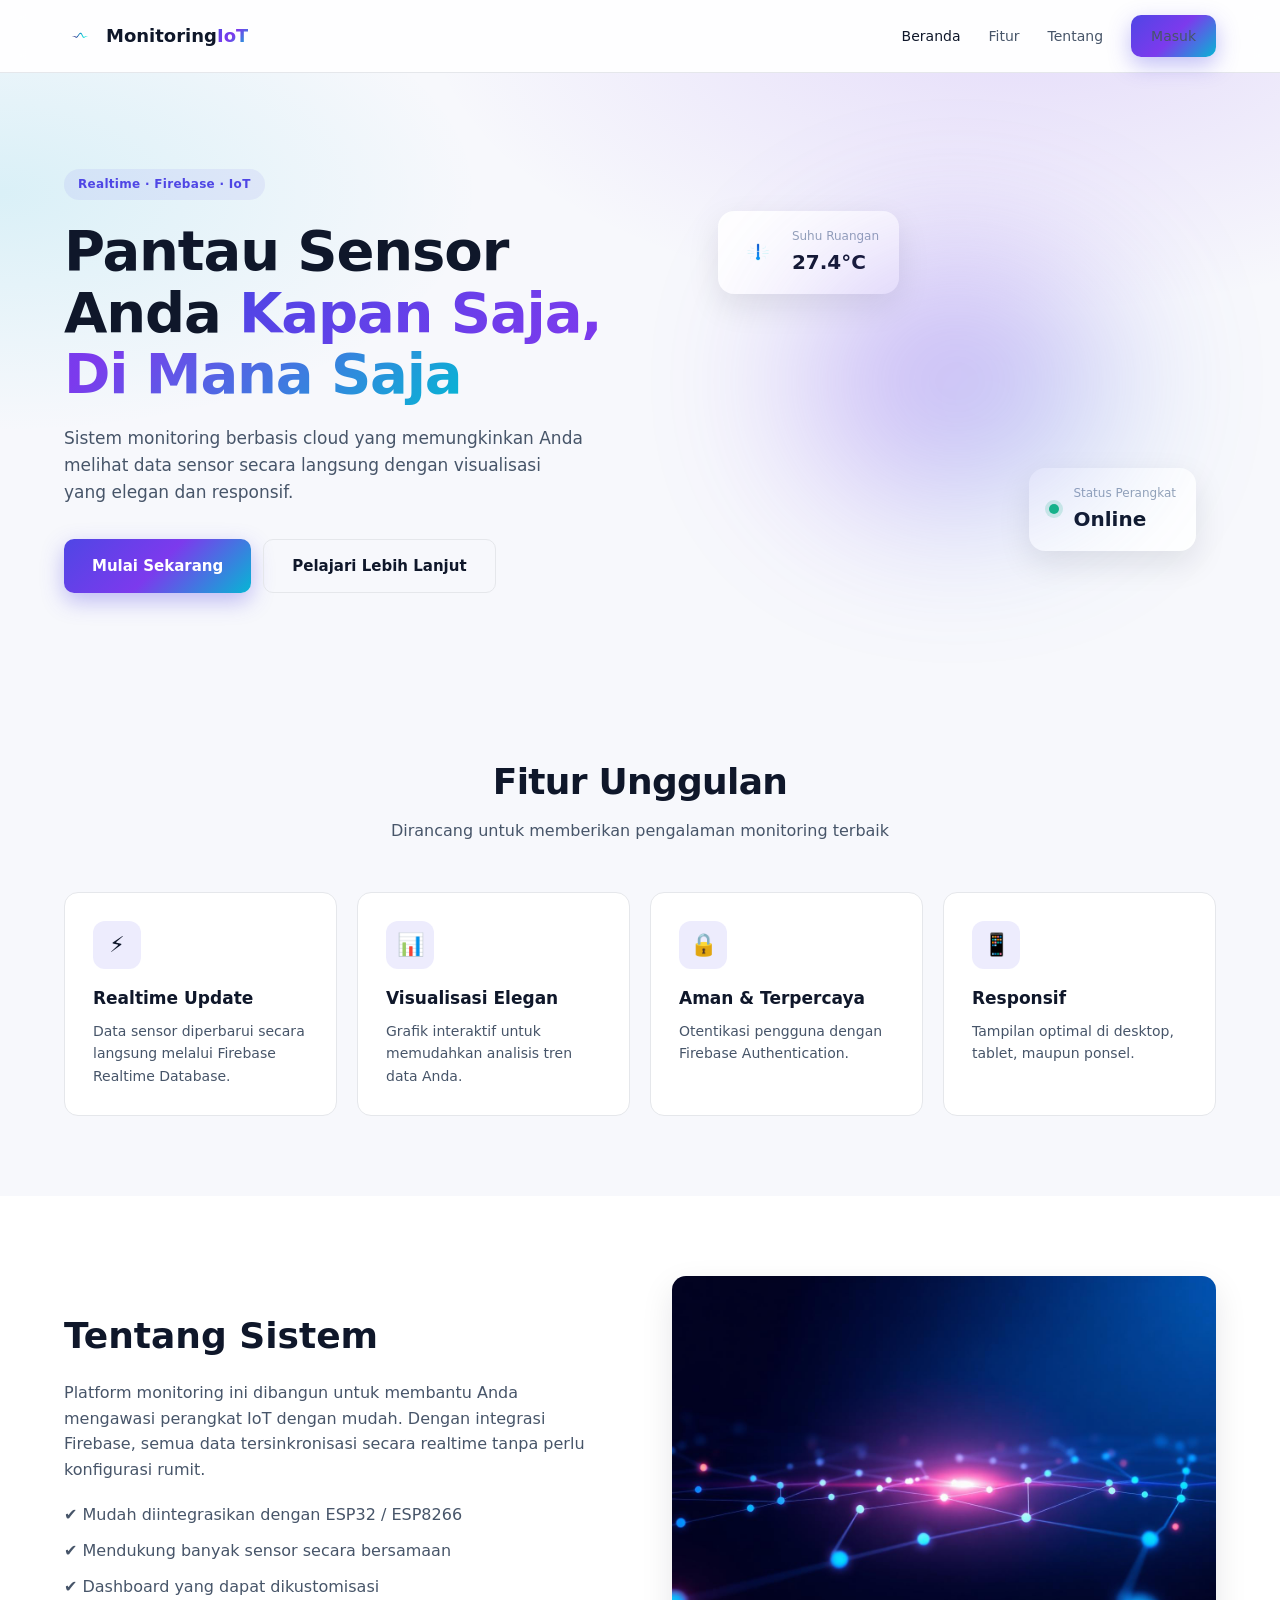
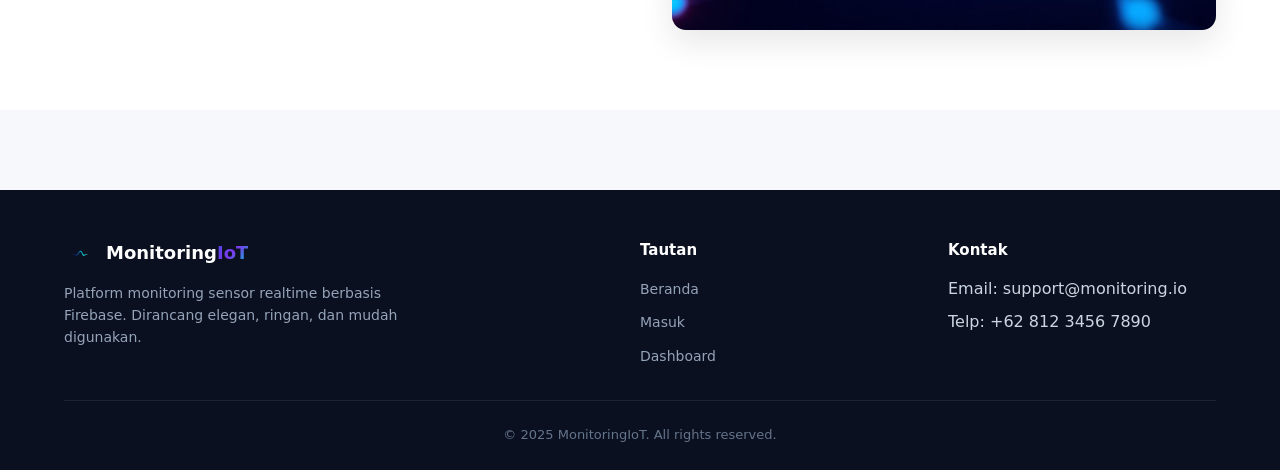
<file: index.html>
<!DOCTYPE html>
<html lang="id">
<head>
  <meta charset="UTF-8" />
  <meta name="viewport" content="width=device-width, initial-scale=1.0" />
  <title>Monitoring System | Realtime Dashboard</title>
  <meta name="description" content="Sistem monitoring sensor realtime berbasis Firebase dengan tampilan modern dan elegan." />
  <link rel="stylesheet" href="css/style.css" />
</head>
<body>
  <!-- Navbar -->
  <header class="navbar">
    <div class="container nav-container">
      <a href="index.html" class="logo">
        <img src="img/logo.png" alt="Logo" />
        <span>Monitoring<strong>IoT</strong></span>
      </a>
      <nav>
        <ul class="nav-links">
          <li><a href="index.html" class="active">Beranda</a></li>
          <li><a href="#features">Fitur</a></li>
          <li><a href="#about">Tentang</a></li>
          <li><a href="login.html" class="btn btn-primary">Masuk</a></li>
        </ul>
      </nav>
    </div>
  </header>

  <!-- Hero -->
  <section class="hero">
    <div class="container hero-content">
      <div class="hero-text">
        <span class="badge">Realtime · Firebase · IoT</span>
        <h1>Pantau Sensor Anda <span class="gradient-text">Kapan Saja, Di Mana Saja</span></h1>
        <p>Sistem monitoring berbasis cloud yang memungkinkan Anda melihat data sensor secara langsung dengan visualisasi yang elegan dan responsif.</p>
        <div class="hero-actions">
          <a href="login.html" class="btn btn-primary btn-lg">Mulai Sekarang</a>
          <a href="#features" class="btn btn-ghost btn-lg">Pelajari Lebih Lanjut</a>
        </div>
      </div>
      <div class="hero-visual">
        <div class="floating-card card-1">
          <img src="img/icon-sensor.png" alt="Sensor" />
          <div>
            <small>Suhu Ruangan</small>
            <h3>27.4°C</h3>
          </div>
        </div>
        <div class="floating-card card-2">
          <div class="dot online"></div>
          <div>
            <small>Status Perangkat</small>
            <h3>Online</h3>
          </div>
        </div>
        <div class="hero-glow"></div>
      </div>
    </div>
  </section>

  <!-- Features -->
  <section id="features" class="features">
    <div class="container">
      <div class="section-header">
        <h2>Fitur Unggulan</h2>
        <p>Dirancang untuk memberikan pengalaman monitoring terbaik</p>
      </div>
      <div class="features-grid">
        <div class="feature-card">
          <div class="feature-icon">⚡</div>
          <h3>Realtime Update</h3>
          <p>Data sensor diperbarui secara langsung melalui Firebase Realtime Database.</p>
        </div>
        <div class="feature-card">
          <div class="feature-icon">📊</div>
          <h3>Visualisasi Elegan</h3>
          <p>Grafik interaktif untuk memudahkan analisis tren data Anda.</p>
        </div>
        <div class="feature-card">
          <div class="feature-icon">🔒</div>
          <h3>Aman & Terpercaya</h3>
          <p>Otentikasi pengguna dengan Firebase Authentication.</p>
        </div>
        <div class="feature-card">
          <div class="feature-icon">📱</div>
          <h3>Responsif</h3>
          <p>Tampilan optimal di desktop, tablet, maupun ponsel.</p>
        </div>
      </div>
    </div>
  </section>

  <!-- About -->
  <section id="about" class="about">
    <div class="container about-grid">
      <div>
        <h2>Tentang Sistem</h2>
        <p>Platform monitoring ini dibangun untuk membantu Anda mengawasi perangkat IoT dengan mudah. Dengan integrasi Firebase, semua data tersinkronisasi secara realtime tanpa perlu konfigurasi rumit.</p>
        <ul class="check-list">
          <li>✔ Mudah diintegrasikan dengan ESP32 / ESP8266</li>
          <li>✔ Mendukung banyak sensor secara bersamaan</li>
          <li>✔ Dashboard yang dapat dikustomisasi</li>
        </ul>
      </div>
      <div class="about-img">
        <img src="img/background.jpg" alt="Tentang" />
      </div>
    </div>
  </section>

  <!-- Footer -->
  <div id="footer-placeholder"></div>

  <script src="js/main.js"></script>
</body>
</html>
</file>
<file: css/style.css>
/* ===== Design Tokens ===== */
:root {
  --bg: #0b1020;
  --bg-soft: #11172c;
  --surface: #ffffff;
  --text: #0f172a;
  --text-soft: #475569;
  --muted: #94a3b8;
  --border: #e5e7eb;

  --primary: #4f46e5;
  --primary-2: #7c3aed;
  --accent: #06b6d4;
  --success: #10b981;
  --warn: #f59e0b;
  --danger: #ef4444;

  --gradient: linear-gradient(135deg, #4f46e5 0%, #7c3aed 50%, #06b6d4 100%);
  --shadow-sm: 0 4px 14px rgba(15, 23, 42, 0.06);
  --shadow-md: 0 12px 32px rgba(15, 23, 42, 0.10);
  --radius: 14px;

  --font: 'Inter', 'Segoe UI', system-ui, -apple-system, sans-serif;
}

* { box-sizing: border-box; margin: 0; padding: 0; }

html, body {
  font-family: var(--font);
  color: var(--text);
  background: #f7f8fc;
  line-height: 1.6;
  -webkit-font-smoothing: antialiased;
}

a { color: inherit; text-decoration: none; }
img { max-width: 100%; display: block; }

.container { max-width: 1200px; margin: 0 auto; padding: 0 24px; }

/* ===== Buttons ===== */
.btn {
  display: inline-flex;
  align-items: center;
  justify-content: center;
  gap: 8px;
  padding: 10px 20px;
  border-radius: 10px;
  font-weight: 600;
  font-size: 14px;
  cursor: pointer;
  border: none;
  transition: transform .15s ease, box-shadow .2s ease, opacity .2s ease;
}
.btn-lg { padding: 14px 28px; font-size: 15px; }
.btn-block { width: 100%; }
.btn-primary {
  background: var(--gradient);
  color: #fff;
  box-shadow: 0 8px 22px rgba(79, 70, 229, .35);
}
.btn-primary:hover { transform: translateY(-2px); box-shadow: 0 12px 28px rgba(79, 70, 229, .45); }
.btn-ghost {
  background: transparent;
  color: var(--text);
  border: 1px solid var(--border);
}
.btn-ghost:hover { background: #fff; box-shadow: var(--shadow-sm); }

/* ===== Navbar ===== */
.navbar {
  position: sticky; top: 0; z-index: 50;
  background: rgba(255,255,255,.85);
  backdrop-filter: saturate(160%) blur(12px);
  border-bottom: 1px solid var(--border);
}
.nav-container {
  display: flex; align-items: center; justify-content: space-between;
  height: 72px;
}
.logo { display: flex; align-items: center; gap: 10px; font-weight: 700; font-size: 18px; }
.logo img { width: 32px; height: 32px; object-fit: contain; }
.logo strong { background: var(--gradient); -webkit-background-clip: text; background-clip: text; color: transparent; }
.nav-links { display: flex; align-items: center; gap: 28px; list-style: none; }
.nav-links a { color: var(--text-soft); font-weight: 500; font-size: 14px; }
.nav-links a.active, .nav-links a:hover { color: var(--text); }

/* ===== Hero ===== */
.hero {
  position: relative;
  padding: 96px 0 80px;
  overflow: hidden;
  background:
    radial-gradient(1000px 500px at 80% -10%, rgba(124,58,237,.15), transparent 60%),
    radial-gradient(800px 400px at 0% 20%, rgba(6,182,212,.12), transparent 60%);
}
.hero-content {
  display: grid; grid-template-columns: 1.1fr 1fr; gap: 64px; align-items: center;
}
.badge {
  display: inline-block;
  padding: 6px 14px; border-radius: 999px;
  background: rgba(79,70,229,.08); color: var(--primary);
  font-size: 12px; font-weight: 600; letter-spacing: .3px;
  margin-bottom: 20px;
}
.hero h1 {
  font-size: clamp(34px, 5vw, 56px);
  line-height: 1.1; font-weight: 800; letter-spacing: -.02em;
}
.gradient-text {
  background: var(--gradient);
  -webkit-background-clip: text; background-clip: text; color: transparent;
}
.hero p { color: var(--text-soft); font-size: 17px; margin: 20px 0 32px; max-width: 520px; }
.hero-actions { display: flex; gap: 12px; flex-wrap: wrap; }

.hero-visual { position: relative; height: 420px; }
.hero-glow {
  position: absolute; inset: 20%;
  background: var(--gradient); filter: blur(80px); opacity: .35; border-radius: 50%;
}
.floating-card {
  position: absolute;
  background: #fff; border-radius: 16px; padding: 16px 20px;
  display: flex; align-items: center; gap: 14px;
  box-shadow: var(--shadow-md);
  animation: float 6s ease-in-out infinite;
}
.floating-card img { width: 40px; height: 40px; }
.floating-card small { color: var(--muted); font-size: 12px; display: block; }
.floating-card h3 { font-size: 20px; font-weight: 700; }
.card-1 { top: 40px; left: 20px; }
.card-2 { bottom: 40px; right: 20px; animation-delay: -3s; }
@keyframes float {
  0%,100% { transform: translateY(0); }
  50% { transform: translateY(-12px); }
}

.dot { width: 10px; height: 10px; border-radius: 50%; display: inline-block; }
.dot.online { background: var(--success); box-shadow: 0 0 0 4px rgba(16,185,129,.18); }
.dot.warn { background: var(--warn); }
.dot.off { background: var(--danger); }

/* ===== Sections ===== */
.section-header { text-align: center; margin-bottom: 48px; }
.section-header h2 { font-size: 36px; font-weight: 800; letter-spacing: -.02em; }
.section-header p { color: var(--text-soft); margin-top: 8px; }

.features { padding: 80px 0; }
.features-grid {
  display: grid; grid-template-columns: repeat(4, 1fr); gap: 20px;
}
.feature-card {
  background: #fff; padding: 28px; border-radius: var(--radius);
  border: 1px solid var(--border);
  transition: transform .2s ease, box-shadow .2s ease;
}
.feature-card:hover { transform: translateY(-4px); box-shadow: var(--shadow-md); border-color: transparent; }
.feature-icon {
  width: 48px; height: 48px; display: grid; place-items: center;
  border-radius: 12px; background: rgba(79,70,229,.1); font-size: 22px; margin-bottom: 16px;
}
.feature-card h3 { font-size: 17px; margin-bottom: 8px; }
.feature-card p { color: var(--text-soft); font-size: 14px; }

.about { padding: 80px 0; background: #fff; }
.about-grid { display: grid; grid-template-columns: 1fr 1fr; gap: 64px; align-items: center; }
.about h2 { font-size: 36px; font-weight: 800; margin-bottom: 16px; }
.about p { color: var(--text-soft); margin-bottom: 20px; }
.check-list { list-style: none; display: grid; gap: 10px; }
.check-list li { color: var(--text-soft); }
.about-img img { border-radius: var(--radius); box-shadow: var(--shadow-md); }

/* ===== Footer ===== */
.footer {
  background: var(--bg);
  color: #cbd5e1;
  padding: 48px 0 24px;
  margin-top: 80px;
}
.footer-grid {
  display: grid; grid-template-columns: 2fr 1fr 1fr; gap: 40px;
  padding-bottom: 32px; border-bottom: 1px solid rgba(255,255,255,.08);
}
.footer h4 { color: #fff; margin-bottom: 14px; font-size: 15px; }
.footer p, .footer a { font-size: 14px; color: #94a3b8; }
.footer a:hover { color: #fff; }
.footer ul { list-style: none; display: grid; gap: 8px; }
.footer-bottom {
  text-align: center; padding-top: 24px; font-size: 13px; color: #64748b;
}

@media (max-width: 900px) {
  .hero-content, .about-grid { grid-template-columns: 1fr; }
  .features-grid { grid-template-columns: repeat(2, 1fr); }
  .footer-grid { grid-template-columns: 1fr; }
  .nav-links li:not(:last-child) { display: none; }
  .hero-visual { height: 320px; }
}
</file>
